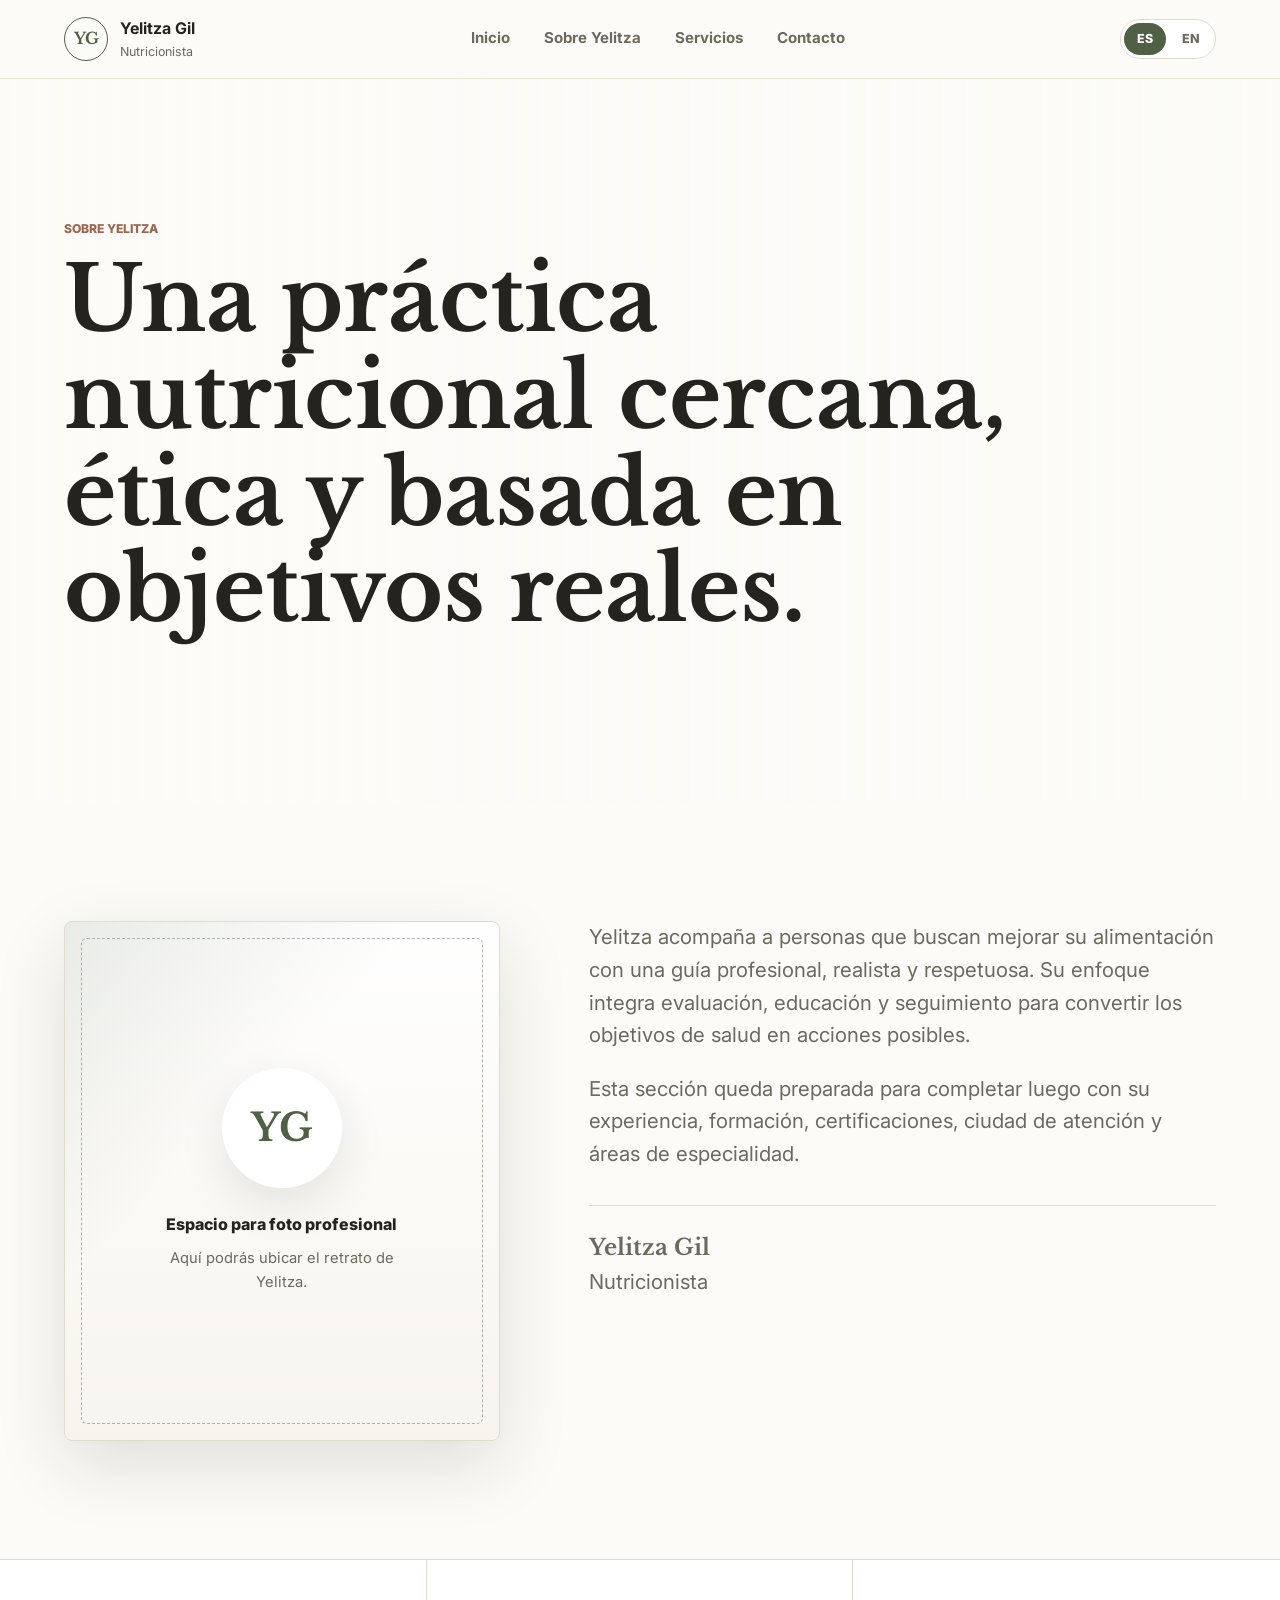
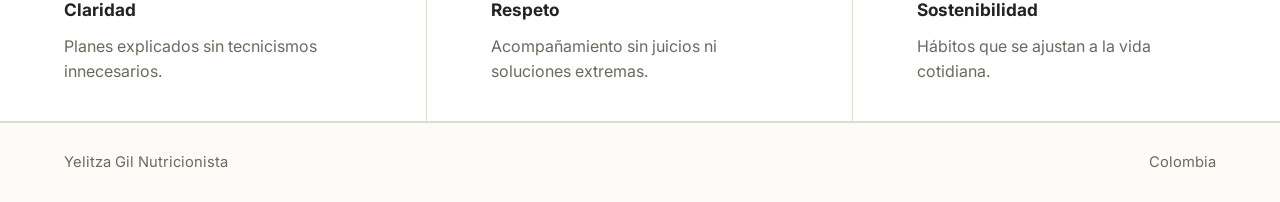
<file: about.html>
<!doctype html>
<html lang="es">
  <head>
    <meta charset="UTF-8" />
    <meta name="viewport" content="width=device-width, initial-scale=1.0" />
    <meta name="description" data-i18n-attr="content:meta.aboutDescription" content="Conoce el enfoque profesional de Yelitza Gil, nutricionista en Colombia." />
    <title data-i18n="meta.aboutTitle">Sobre Yelitza | Yelitza Gil Nutricionista</title>
    <link rel="preconnect" href="https://fonts.googleapis.com" />
    <link rel="preconnect" href="https://fonts.gstatic.com" crossorigin />
    <link href="https://fonts.googleapis.com/css2?family=Inter:wght@400;500;600;700;800&family=Libre+Baskerville:wght@400;700&display=swap" rel="stylesheet" />
    <link rel="stylesheet" href="styles.css" />
  </head>
  <body>
    <header class="site-header">
      <a class="brand" href="index.html" aria-label="Yelitza Gil">
        <span class="brand-mark">YG</span><span><strong>Yelitza Gil</strong><small data-i18n="common.role">Nutricionista</small></span>
      </a>
      <nav class="nav" aria-label="Navegación principal">
        <a href="index.html" data-i18n="nav.home">Inicio</a>
        <a href="about.html" data-i18n="nav.about">Sobre Yelitza</a>
        <a href="services.html" data-i18n="nav.services">Servicios</a>
        <a href="contact.html" data-i18n="nav.contact">Contacto</a>
      </nav>
      <div class="language-switch" aria-label="Selector de idioma">
        <button type="button" data-lang="es" aria-pressed="true">ES</button>
        <button type="button" data-lang="en" aria-pressed="false">EN</button>
      </div>
    </header>

    <main>
      <section class="page-hero">
        <div>
          <p class="eyebrow" data-i18n="about.eyebrow">Sobre Yelitza</p>
          <h1 data-i18n="about.title">Una práctica nutricional cercana, ética y basada en objetivos reales.</h1>
        </div>
      </section>

      <section class="section profile-section">
        <aside class="portrait-card">
          <div class="portrait-placeholder">
            <div class="portrait-initials">YG</div>
            <p data-i18n="about.photoTitle">Espacio para foto profesional</p>
            <span data-i18n="about.photoText">Aquí podrás ubicar el retrato de Yelitza.</span>
          </div>
        </aside>
        <div class="section-copy large-copy">
          <p data-i18n="about.bodyOne">
            Yelitza acompaña a personas que buscan mejorar su alimentación con una
            guía profesional, realista y respetuosa. Su enfoque integra evaluación,
            educación y seguimiento para convertir los objetivos de salud en acciones
            posibles.
          </p>
          <p data-i18n="about.bodyTwo">
            Esta sección queda preparada para completar luego con su experiencia,
            formación, certificaciones, ciudad de atención y áreas de especialidad.
          </p>
          <div class="signature-block">
            <strong>Yelitza Gil</strong>
            <span data-i18n="common.role">Nutricionista</span>
          </div>
        </div>
      </section>

      <section class="values-band">
        <article>
          <h3 data-i18n="about.valueOneTitle">Claridad</h3>
          <p data-i18n="about.valueOneText">Planes explicados sin tecnicismos innecesarios.</p>
        </article>
        <article>
          <h3 data-i18n="about.valueTwoTitle">Respeto</h3>
          <p data-i18n="about.valueTwoText">Acompañamiento sin juicios ni soluciones extremas.</p>
        </article>
        <article>
          <h3 data-i18n="about.valueThreeTitle">Sostenibilidad</h3>
          <p data-i18n="about.valueThreeText">Hábitos que se ajustan a la vida cotidiana.</p>
        </article>
      </section>
    </main>

    <footer class="footer"><span>Yelitza Gil Nutricionista</span><span>Colombia</span></footer>
    <script src="script.js"></script>
  </body>
</html>
</file>
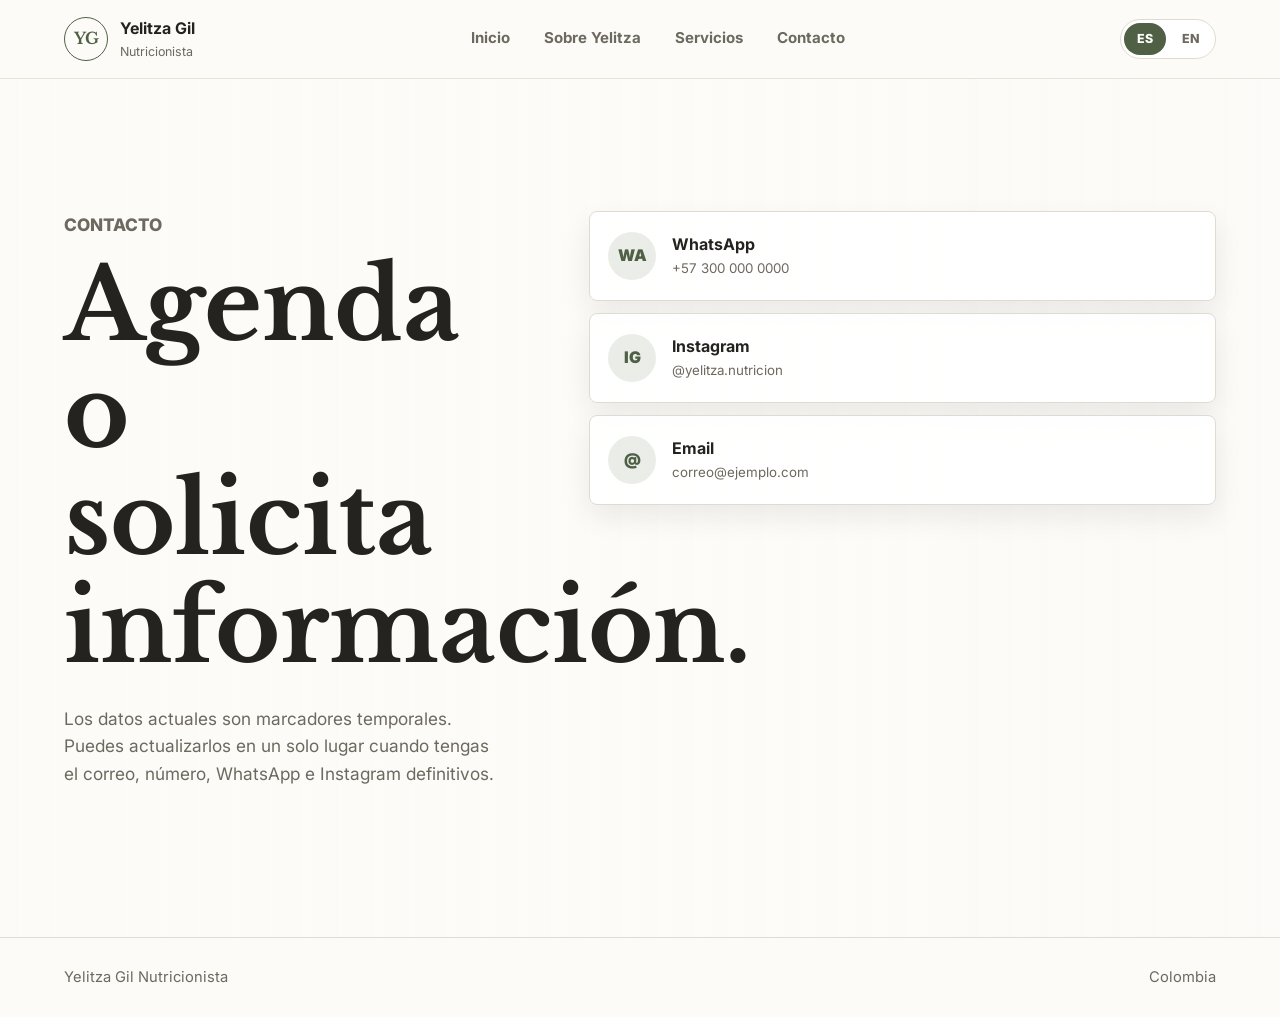
<file: contact.html>
<!doctype html>
<html lang="es">
  <head>
    <meta charset="UTF-8" />
    <meta name="viewport" content="width=device-width, initial-scale=1.0" />
    <meta name="description" data-i18n-attr="content:meta.contactDescription" content="Contacta a Yelitza Gil por WhatsApp, Instagram o email." />
    <title data-i18n="meta.contactTitle">Contacto | Yelitza Gil Nutricionista</title>
    <link rel="preconnect" href="https://fonts.googleapis.com" />
    <link rel="preconnect" href="https://fonts.gstatic.com" crossorigin />
    <link href="https://fonts.googleapis.com/css2?family=Inter:wght@400;500;600;700;800&family=Libre+Baskerville:wght@400;700&display=swap" rel="stylesheet" />
    <link rel="stylesheet" href="styles.css" />
  </head>
  <body>
    <header class="site-header">
      <a class="brand" href="index.html" aria-label="Yelitza Gil"><span class="brand-mark">YG</span><span><strong>Yelitza Gil</strong><small data-i18n="common.role">Nutricionista</small></span></a>
      <nav class="nav" aria-label="Navegación principal">
        <a href="index.html" data-i18n="nav.home">Inicio</a>
        <a href="about.html" data-i18n="nav.about">Sobre Yelitza</a>
        <a href="services.html" data-i18n="nav.services">Servicios</a>
        <a href="contact.html" data-i18n="nav.contact">Contacto</a>
      </nav>
      <div class="language-switch" aria-label="Selector de idioma"><button type="button" data-lang="es" aria-pressed="true">ES</button><button type="button" data-lang="en" aria-pressed="false">EN</button></div>
    </header>

    <main>
      <section class="contact-page">
        <div class="contact-copy">
          <p class="eyebrow" data-i18n="contact.eyebrow">Contacto</p>
          <h1 data-i18n="contact.title">Agenda o solicita información.</h1>
          <p data-i18n="contact.text">
            Los datos actuales son marcadores temporales. Puedes actualizarlos
            en un solo lugar cuando tengas el correo, número, WhatsApp e Instagram definitivos.
          </p>
        </div>
        <div class="contact-panel">
          <a class="contact-row" data-contact="whatsapp" href="#">
            <span class="contact-icon">WA</span>
            <span><strong data-i18n="common.whatsapp">WhatsApp</strong><small data-fill="phone">+57 300 000 0000</small></span>
          </a>
          <a class="contact-row" data-contact="instagram" href="#">
            <span class="contact-icon">IG</span>
            <span><strong>Instagram</strong><small data-fill="instagram">@yelitza.nutricion</small></span>
          </a>
          <a class="contact-row" data-contact="email" href="#">
            <span class="contact-icon">@</span>
            <span><strong>Email</strong><small data-fill="email">correo@ejemplo.com</small></span>
          </a>
        </div>
      </section>
    </main>

    <footer class="footer"><span>Yelitza Gil Nutricionista</span><span>Colombia</span></footer>
    <script src="script.js"></script>
  </body>
</html>
</file>
<file: styles.css>
:root {
  --ink: #24231f;
  --muted: #6d695f;
  --soft: #f7f4ee;
  --paper: #fcfbf8;
  --white: #ffffff;
  --line: #dfdbd0;
  --olive: #4f6045;
  --sage: #7c8e72;
  --clay: #9b654f;
  --deep: #1d261a;
  --shadow: 0 24px 70px rgba(31, 29, 24, 0.13);
}

* {
  box-sizing: border-box;
}

html {
  scroll-behavior: smooth;
}

body {
  margin: 0;
  background: var(--paper);
  color: var(--ink);
  font-family: Inter, system-ui, -apple-system, BlinkMacSystemFont, "Segoe UI", sans-serif;
  line-height: 1.6;
}

img {
  display: block;
  max-width: 100%;
}

a {
  color: inherit;
  text-decoration: none;
}

.site-header {
  position: sticky;
  top: 0;
  z-index: 30;
  display: grid;
  grid-template-columns: auto 1fr auto;
  align-items: center;
  gap: 24px;
  padding: 16px clamp(20px, 5vw, 72px);
  border-bottom: 1px solid rgba(223, 219, 208, 0.78);
  background: rgba(252, 251, 248, 0.92);
  backdrop-filter: blur(16px);
}

.brand {
  display: inline-flex;
  align-items: center;
  gap: 12px;
  min-width: 0;
}

.brand-mark {
  display: grid;
  width: 44px;
  height: 44px;
  place-items: center;
  border: 1px solid var(--olive);
  border-radius: 50%;
  color: var(--olive);
  font-family: "Libre Baskerville", Georgia, serif;
  font-weight: 700;
}

.brand strong,
.brand small {
  display: block;
}

.brand small {
  color: var(--muted);
  font-size: 0.78rem;
}

.nav {
  display: flex;
  justify-content: center;
  gap: clamp(16px, 3vw, 34px);
  color: var(--muted);
  font-size: 0.94rem;
  font-weight: 700;
}

.nav a {
  border-bottom: 1px solid transparent;
  padding: 8px 0;
}

.nav a:hover {
  border-color: var(--olive);
  color: var(--olive);
}

.language-switch {
  display: inline-flex;
  gap: 4px;
  border: 1px solid var(--line);
  border-radius: 999px;
  padding: 3px;
  background: var(--white);
}

.language-switch button {
  width: 42px;
  height: 32px;
  border: 0;
  border-radius: 999px;
  background: transparent;
  color: var(--muted);
  cursor: pointer;
  font: inherit;
  font-size: 0.78rem;
  font-weight: 800;
}

.language-switch button[aria-pressed="true"] {
  background: var(--olive);
  color: var(--white);
}

.hero {
  position: relative;
  min-height: calc(100vh - 78px);
  overflow: hidden;
}

.hero-home {
  display: grid;
  align-items: end;
  padding: clamp(120px, 18vw, 220px) clamp(20px, 5vw, 72px) clamp(54px, 8vw, 86px);
}

.hero-media,
.hero-overlay {
  position: absolute;
  inset: 0;
}

.hero-media img {
  width: 100%;
  height: 100%;
  object-fit: cover;
}

.hero-overlay {
  background:
    linear-gradient(90deg, rgba(20, 28, 17, 0.82) 0%, rgba(20, 28, 17, 0.58) 42%, rgba(20, 28, 17, 0.16) 100%),
    linear-gradient(180deg, rgba(20, 28, 17, 0.12), rgba(20, 28, 17, 0.72));
}

.hero-content {
  position: relative;
  max-width: 760px;
  color: var(--white);
}

.eyebrow {
  margin: 0 0 14px;
  color: var(--clay);
  font-size: 0.76rem;
  font-weight: 800;
  letter-spacing: 0;
  text-transform: uppercase;
}

.hero-content .eyebrow,
.cta-band .eyebrow {
  color: #e0b097;
}

h1,
h2,
h3,
p {
  margin-top: 0;
}

h1,
h2 {
  font-family: "Libre Baskerville", Georgia, serif;
  line-height: 1.08;
}

h1 {
  margin-bottom: 24px;
  font-size: clamp(3.7rem, 10vw, 8.6rem);
}

h2 {
  margin-bottom: 0;
  font-size: clamp(2.1rem, 5vw, 4rem);
}

h3 {
  margin-bottom: 10px;
  font-size: 1.08rem;
}

.lead {
  max-width: 660px;
  color: rgba(255, 255, 255, 0.86);
  font-size: clamp(1.08rem, 2vw, 1.42rem);
}

.hero-actions {
  display: flex;
  flex-wrap: wrap;
  gap: 12px;
  margin-top: 34px;
}

.button {
  display: inline-flex;
  align-items: center;
  justify-content: center;
  min-height: 48px;
  gap: 10px;
  border-radius: 6px;
  padding: 0 20px;
  font-weight: 800;
  transition:
    transform 180ms ease,
    box-shadow 180ms ease,
    background-color 180ms ease;
}

.button:hover {
  transform: translateY(-1px);
}

.primary {
  background: var(--olive);
  color: var(--white);
  box-shadow: 0 14px 34px rgba(20, 28, 17, 0.22);
}

.secondary {
  border: 1px solid rgba(255, 255, 255, 0.42);
  background: rgba(255, 255, 255, 0.12);
  color: var(--white);
}

.intro-band {
  display: grid;
  grid-template-columns: repeat(3, 1fr);
  border-bottom: 1px solid var(--line);
  background: var(--white);
}

.intro-band div {
  padding: 30px clamp(20px, 5vw, 72px);
  border-right: 1px solid var(--line);
}

.intro-band div:last-child {
  border-right: 0;
}

.intro-band span,
.intro-band strong {
  display: block;
}

.intro-band span {
  margin-bottom: 6px;
  color: var(--clay);
  font-size: 0.82rem;
  font-weight: 800;
  text-transform: uppercase;
}

.intro-band strong {
  color: var(--ink);
  font-size: 1.02rem;
}

.section {
  padding: clamp(64px, 10vw, 118px) clamp(20px, 5vw, 72px);
}

.split-section,
.profile-section,
.contact-page {
  display: grid;
  grid-template-columns: minmax(260px, 0.82fr) minmax(0, 1.18fr);
  gap: clamp(32px, 7vw, 90px);
  align-items: start;
}

.section-copy {
  max-width: 760px;
  color: var(--muted);
  font-size: 1.08rem;
}

.large-copy {
  font-size: clamp(1.08rem, 2vw, 1.28rem);
}

.section-copy p:last-child {
  margin-bottom: 0;
}

.feature-image-section,
.process-section {
  display: grid;
  grid-template-columns: minmax(0, 1fr) minmax(300px, 0.82fr);
  gap: clamp(30px, 6vw, 76px);
  align-items: center;
  padding: clamp(42px, 7vw, 88px) clamp(20px, 5vw, 72px);
  background: var(--soft);
}

.feature-image-section img,
.process-section img {
  width: 100%;
  height: min(54vw, 560px);
  min-height: 360px;
  object-fit: cover;
  border-radius: 8px;
  box-shadow: var(--shadow);
}

.feature-image-section p,
.process-section p,
.process-list {
  color: var(--muted);
}

.section-heading {
  max-width: 820px;
  margin-bottom: 34px;
}

.card-grid {
  display: grid;
  gap: 1px;
  background: var(--line);
  border: 1px solid var(--line);
}

.card-grid.three {
  grid-template-columns: repeat(3, minmax(0, 1fr));
}

.card-grid.four {
  grid-template-columns: repeat(4, minmax(0, 1fr));
}

.service-card {
  min-height: 248px;
  padding: 30px;
  background: var(--white);
}

.service-card.tall {
  min-height: 310px;
}

.service-card span {
  display: inline-block;
  margin-bottom: 34px;
  color: var(--clay);
  font-family: "Libre Baskerville", Georgia, serif;
  font-weight: 700;
}

.service-card p {
  margin-bottom: 0;
  color: var(--muted);
}

.cta-band {
  display: flex;
  align-items: end;
  justify-content: space-between;
  gap: 28px;
  padding: clamp(54px, 8vw, 88px) clamp(20px, 5vw, 72px);
  background: var(--deep);
  color: var(--white);
}

.cta-band h2 {
  max-width: 880px;
}

.page-hero {
  padding: clamp(78px, 12vw, 140px) clamp(20px, 5vw, 72px);
  background:
    linear-gradient(90deg, rgba(252, 251, 248, 0.94), rgba(252, 251, 248, 0.74)),
    url("https://images.unsplash.com/photo-1543362906-acfc16c67564?auto=format&fit=crop&w=1800&q=82") center / cover;
}

.page-hero h1 {
  max-width: 1000px;
  font-size: clamp(2.6rem, 7vw, 5.8rem);
}

.services-hero {
  background:
    linear-gradient(90deg, rgba(252, 251, 248, 0.94), rgba(252, 251, 248, 0.7)),
    url("https://images.unsplash.com/photo-1490645935967-10de6ba17061?auto=format&fit=crop&w=1800&q=82") center / cover;
}

.portrait-card {
  display: grid;
  min-height: 520px;
  padding: 16px;
  border: 1px solid var(--line);
  border-radius: 8px;
  background:
    linear-gradient(135deg, rgba(79, 96, 69, 0.12), transparent 38%),
    linear-gradient(180deg, rgba(255, 255, 255, 0.94), rgba(247, 244, 238, 0.94));
  box-shadow: var(--shadow);
}

.portrait-placeholder {
  display: grid;
  place-items: center;
  align-content: center;
  gap: 10px;
  min-height: 100%;
  border: 1px dashed rgba(79, 96, 69, 0.44);
  border-radius: 6px;
  color: var(--muted);
  text-align: center;
}

.portrait-initials {
  display: grid;
  width: 120px;
  height: 120px;
  place-items: center;
  border-radius: 50%;
  background: var(--white);
  color: var(--olive);
  font-family: "Libre Baskerville", Georgia, serif;
  font-size: 2.4rem;
  font-weight: 700;
  box-shadow: 0 16px 46px rgba(31, 29, 25, 0.1);
}

.portrait-photo {
  width: 100%;
  height: 100%;
  min-height: 520px;
  object-fit: cover;
  border-radius: 6px;
}

.portrait-placeholder p {
  margin: 14px 0 0;
  color: var(--ink);
  font-weight: 800;
}

.portrait-placeholder span {
  max-width: 260px;
  font-size: 0.92rem;
}

.signature-block {
  margin-top: 34px;
  padding-top: 24px;
  border-top: 1px solid var(--line);
}

.signature-block strong,
.signature-block span {
  display: block;
}

.signature-block strong {
  font-family: "Libre Baskerville", Georgia, serif;
  font-size: 1.4rem;
}

.signature-block span {
  color: var(--muted);
}

.values-band {
  display: grid;
  grid-template-columns: repeat(3, 1fr);
  border-top: 1px solid var(--line);
  border-bottom: 1px solid var(--line);
  background: var(--white);
}

.values-band article {
  padding: 36px clamp(20px, 5vw, 72px);
  border-right: 1px solid var(--line);
}

.values-band article:last-child {
  border-right: 0;
}

.values-band p {
  margin-bottom: 0;
  color: var(--muted);
}

.process-list {
  margin: 26px 0 0;
  padding-left: 22px;
  font-weight: 700;
}

.process-list li {
  margin: 12px 0;
}

.contact-page {
  min-height: calc(100vh - 154px);
  padding: clamp(70px, 11vw, 132px) clamp(20px, 5vw, 72px);
  background:
    linear-gradient(90deg, rgba(252, 251, 248, 0.98), rgba(252, 251, 248, 0.84)),
    url("https://images.unsplash.com/photo-1505576399279-565b52d4ac71?auto=format&fit=crop&w=1800&q=82") center / cover;
}

.contact-copy h1 {
  font-size: clamp(2.8rem, 8vw, 6.2rem);
}

.contact-copy p {
  max-width: 620px;
  color: var(--muted);
  font-size: 1.08rem;
}

.contact-panel {
  display: grid;
  gap: 12px;
}

.contact-row {
  display: flex;
  align-items: center;
  gap: 16px;
  min-height: 90px;
  padding: 18px;
  border: 1px solid var(--line);
  border-radius: 8px;
  background: rgba(255, 255, 255, 0.94);
  box-shadow: 0 12px 28px rgba(31, 29, 25, 0.08);
}

.contact-row:hover {
  border-color: rgba(79, 96, 69, 0.55);
}

.contact-icon {
  display: grid;
  flex: 0 0 48px;
  width: 48px;
  height: 48px;
  place-items: center;
  border-radius: 50%;
  background: rgba(124, 142, 114, 0.16);
  color: var(--olive);
  font-weight: 900;
}

.contact-row strong,
.contact-row small {
  display: block;
}

.contact-row small {
  overflow-wrap: anywhere;
  color: var(--muted);
}

.footer {
  display: flex;
  justify-content: space-between;
  gap: 20px;
  padding: 28px clamp(20px, 5vw, 72px);
  border-top: 1px solid var(--line);
  color: var(--muted);
  font-size: 0.92rem;
}

@media (max-width: 1040px) {
  .site-header {
    grid-template-columns: 1fr auto;
  }

  .nav {
    grid-column: 1 / -1;
    grid-row: 2;
    justify-content: flex-start;
    overflow-x: auto;
  }

  .intro-band,
  .card-grid.three,
  .card-grid.four,
  .values-band {
    grid-template-columns: 1fr 1fr;
  }

  .split-section,
  .profile-section,
  .contact-page,
  .feature-image-section,
  .process-section {
    grid-template-columns: 1fr;
  }

  .process-section img {
    order: -1;
  }
}

@media (max-width: 680px) {
  .site-header {
    gap: 14px;
  }

  .brand strong {
    font-size: 0.94rem;
  }

  .nav {
    gap: 18px;
    font-size: 0.86rem;
  }

  .hero-home {
    min-height: 680px;
    padding-top: 120px;
  }

  h1 {
    font-size: clamp(3.15rem, 17vw, 4.8rem);
  }

  .hero-actions,
  .cta-band {
    align-items: stretch;
    flex-direction: column;
  }

  .button {
    width: 100%;
  }

  .intro-band,
  .card-grid.three,
  .card-grid.four,
  .values-band {
    grid-template-columns: 1fr;
  }

  .intro-band div,
  .values-band article {
    border-right: 0;
    border-top: 1px solid var(--line);
  }

  .intro-band div:first-child,
  .values-band article:first-child {
    border-top: 0;
  }

  .feature-image-section img,
  .process-section img {
    min-height: 280px;
  }

  .service-card,
  .service-card.tall {
    min-height: 220px;
  }

  .portrait-card {
    min-height: 420px;
  }

  .footer {
    flex-direction: column;
  }
}
</file>
